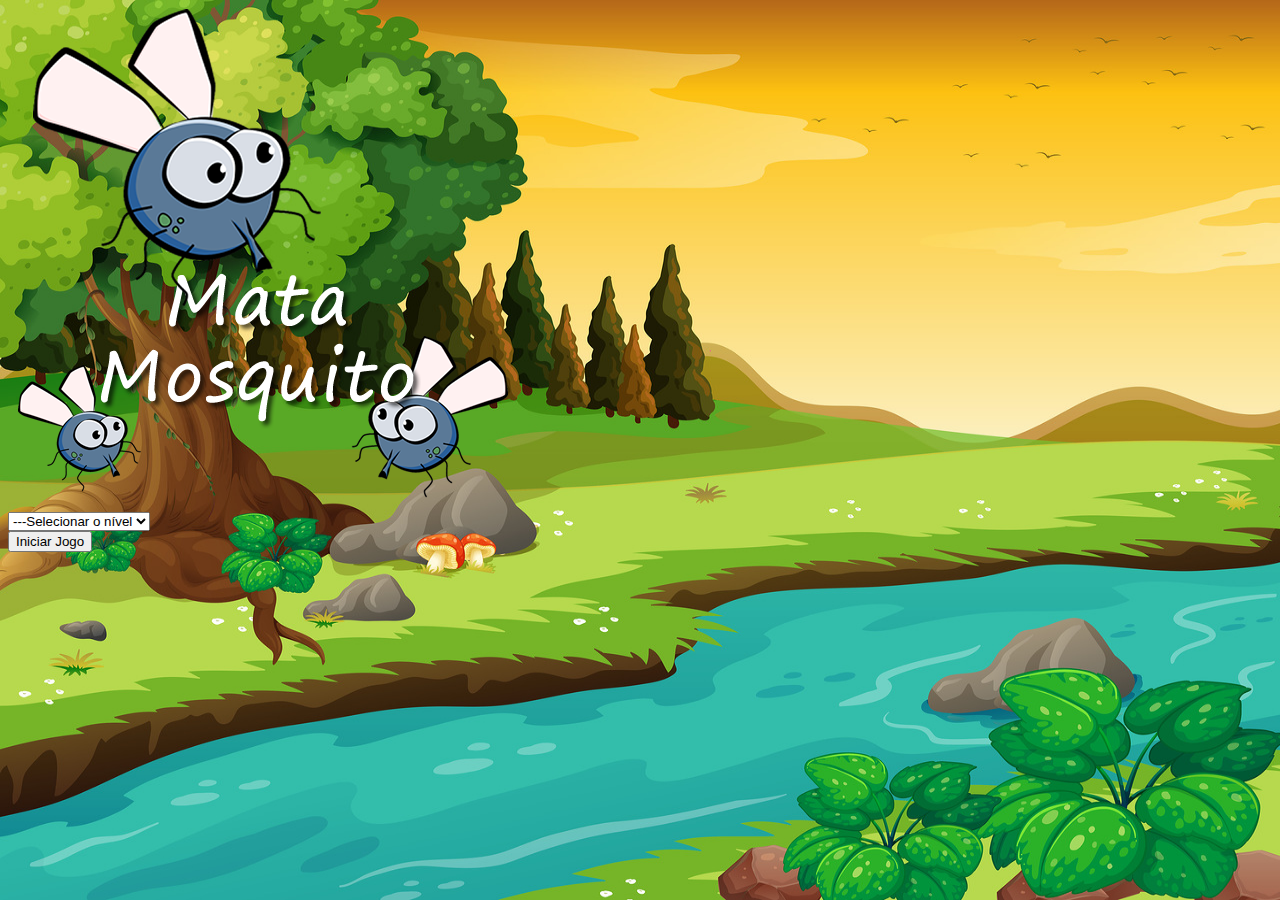
<file: index.html>
<!DOCTYPE html>
<html lang="pt-br">
<head>
    <meta charset="UTF-8">
    <meta name="viewport" content="width=device-width, initial-scale=1.0">
    <!-- CSS only -->
    <link href="https://cdn.jsdelivr.net/npm/bootstrap@5.0.0-beta1/dist/css/bootstrap.min.css" rel="stylesheet" integrity="sha384-giJF6kkoqNQ00vy+HMDP7azOuL0xtbfIcaT9wjKHr8RbDVddVHyTfAAsrekwKmP1" crossorigin="anonymous">
    <link rel="stylesheet" href="estilo.css">
    <title>Document</title>
        <script>
            function iniciarJogo(){
                let nivel = document.getElementById('nivel').value 
             
                if(nivel === ''){
                   alert('Selecione um Nivel para iniciar o jogo!') 
                   return false
                }
                window.location.href="app.html?" + nivel
            }
        </script>
</head>
<body>

    <div class="container">
        <div class="row">
            <div class="col">
                <div class="d-flex justify-content-center">
                <img src="imagens/game.png" >
                </div>

            </div>
        </div>
        <div class="row">
            <div class="col">
                <div class="d-flex justify-content-center">
                    <div class="mb-2">
                        <select class="form-control" id="nivel">
                            <option value="">---Selecionar o nível</option>
                            <option value ="normal">Normal</option>
                            <option value="dificil">Dificil</option>
                            <option value="hard">Hard</option>
                        </select>
                </div>
                </div>  
            </div>
        </div>
        <div class="row">
            <div class="col">
                <div class="d-flex justify-content-center">
                <button class="btn btn-danger btn-lg " onclick="iniciarJogo()">Iniciar Jogo</button>
                </div>

            </div>
        </div>
    </div>
    
</body>
</html>
</file>
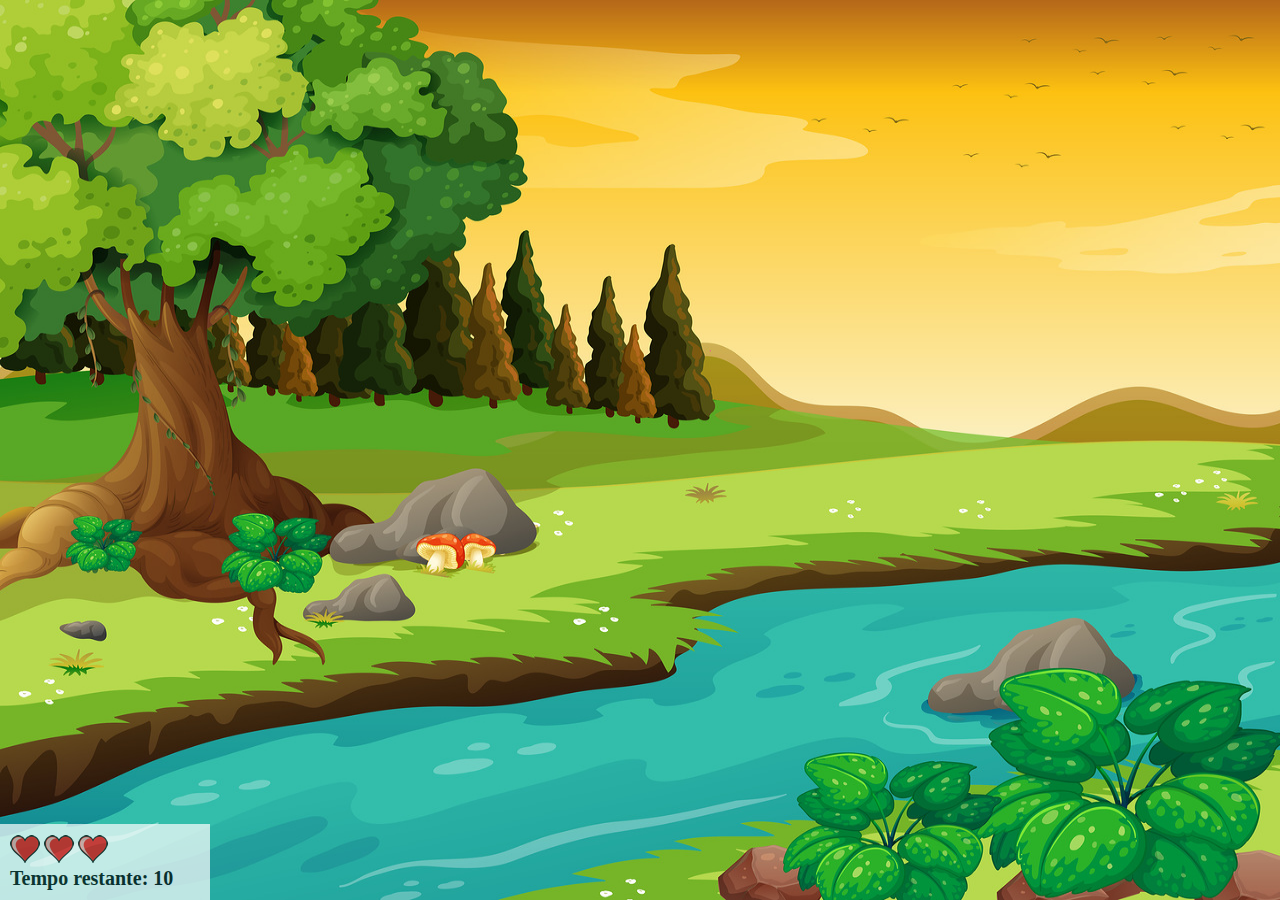
<file: app.html>
<!DOCTYPE html>
<html lang="pt-br">
<head>
    <meta charset="UTF-8">
    <meta name="viewport" content="width=device-width, initial-scale=1.0">
    <title>App Mata Mosquito</title>
    <link rel="stylesheet" href="estilo.css">
    <script src="jogo.js"></script>
</head>
<body onresize="ajustaTamanhoPalcoJogo()">

    <div class="painel">
        <div class="vidas">
            <img id="v1" src="imagens/coracao_cheio.png">
            <img id="v2" src="imagens/coracao_cheio.png">
            <img id="v3" src="imagens/coracao_cheio.png">

        </div>
        <div class="cronometro">
            Tempo restante: <span id="cronometro"></span>
        </div>
    </div>

    
    <script>
        document.getElementById('cronometro').innerHTML = tempo
        let criaMosca = setInterval(function(){
            posicaoRandomica()
        }, criaMosquitoTempo)
    </script>
    
</body>
</html>
</file>
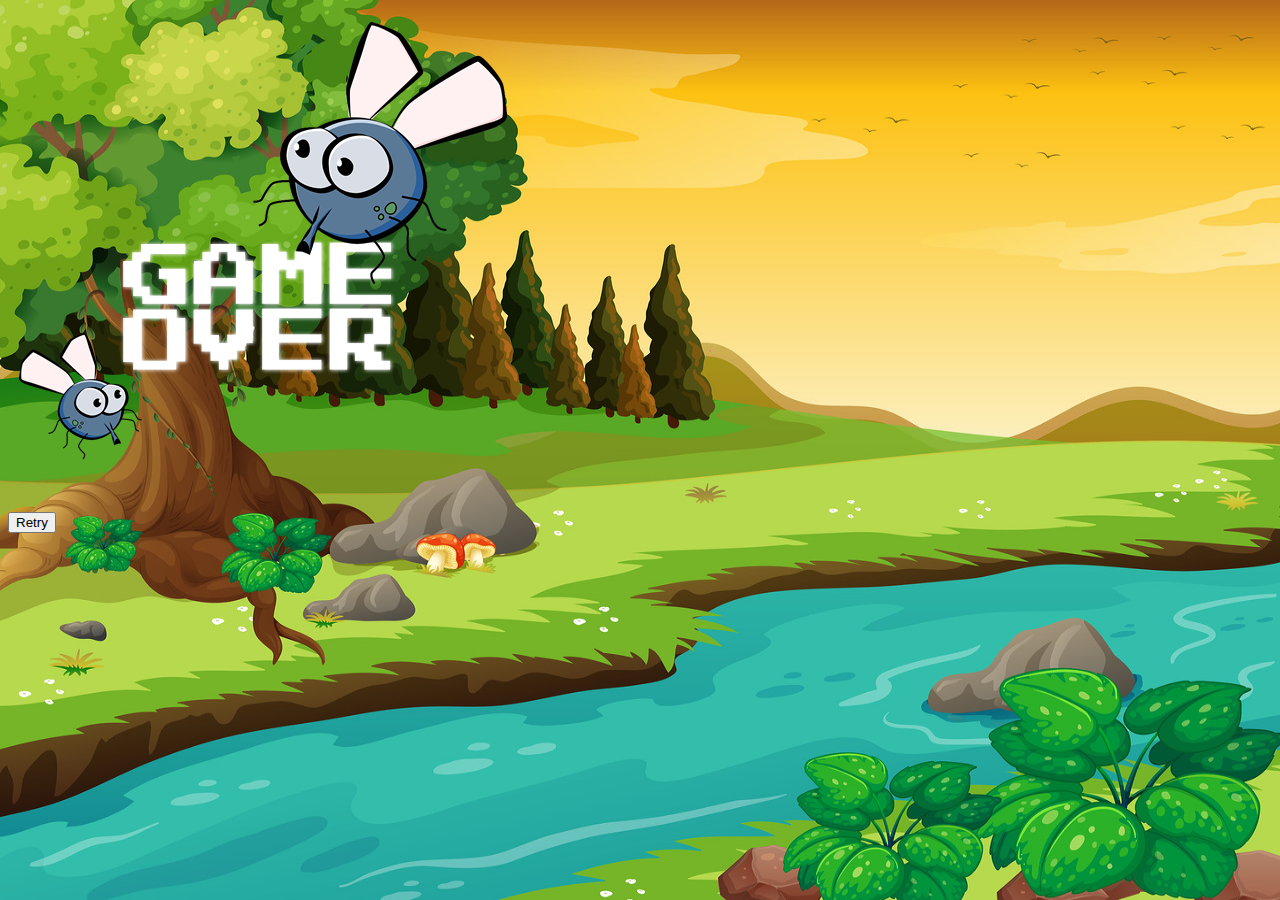
<file: fim_de_jogo.html>
<!DOCTYPE html>
<html lang="pt-br">
<head>
    <meta charset="UTF-8">
    <meta name="viewport" content="width=device-width, initial-scale=1.0">
    <!-- CSS only -->
    <link href="https://cdn.jsdelivr.net/npm/bootstrap@5.0.0-beta1/dist/css/bootstrap.min.css" rel="stylesheet" integrity="sha384-giJF6kkoqNQ00vy+HMDP7azOuL0xtbfIcaT9wjKHr8RbDVddVHyTfAAsrekwKmP1" crossorigin="anonymous">
    <link rel="stylesheet" href="estilo.css">
    <title>Document</title>
</head>
<body>

    <div class="container">
        <div class="row">
            <div class="col">
                <div class="d-flex justify-content-center">
                <img src="imagens/game_over.png" >
                </div>

            </div>
        </div>

        <div class="row">
            <div class="col">
                <div class="d-flex justify-content-center">
                <button class="btn btn-dark btn-lg" onclick="window.location.href = 'index.html' ">Retry</button>
                </div>

            </div>
        </div>
    </div>
    
</body>
</html>
</file>
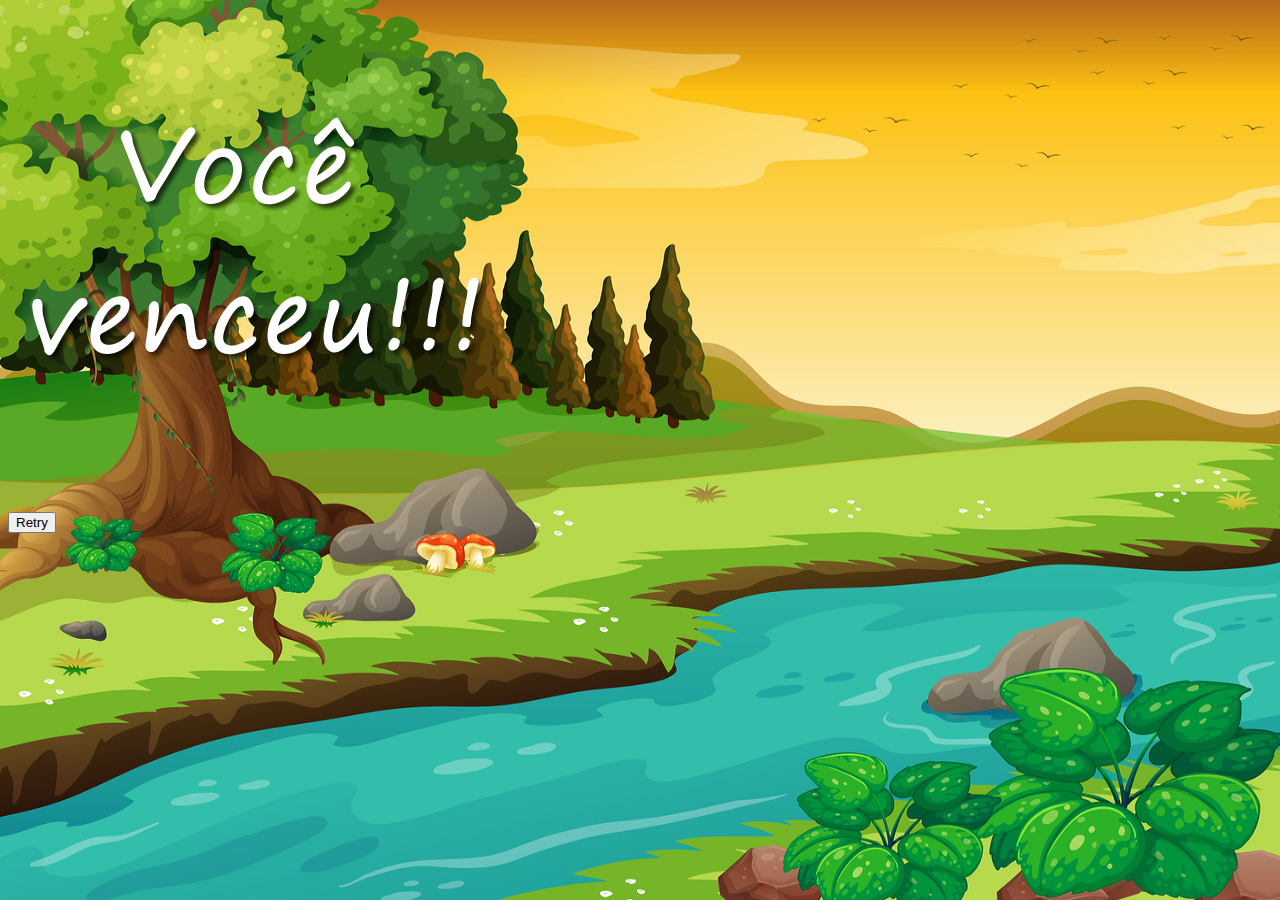
<file: vitoria.html>
<!DOCTYPE html>
<html lang="pt-br">
<head>
    <meta charset="UTF-8">
    <meta name="viewport" content="width=device-width, initial-scale=1.0">
    <!-- CSS only -->
    <link href="https://cdn.jsdelivr.net/npm/bootstrap@5.0.0-beta1/dist/css/bootstrap.min.css" rel="stylesheet" integrity="sha384-giJF6kkoqNQ00vy+HMDP7azOuL0xtbfIcaT9wjKHr8RbDVddVHyTfAAsrekwKmP1" crossorigin="anonymous">
    <link rel="stylesheet" href="estilo.css">
    <title>Document</title>
</head>
<body>

    <div class="container">
        <div class="row">
            <div class="col">
                <div class="d-flex justify-content-center">
                <img src="imagens/vitoria.png" >
                </div>

            </div>
        </div>

        <div class="row">
            <div class="col">
                <div class="d-flex justify-content-center">
                <button class="btn btn-dark btn-lg" onclick="window.location.href = 'index.html' ">Retry</button>
                </div>

            </div>
        </div>
    </div>
    
</body>
</html>
</file>
<file: estilo.css>
html{
    cursor : url(imagens/mata_mosca.png) 30 30, auto;

}

body{
    background-image: url(imagens/bg.jpg);
    background-repeat:no-repeat;
    background-attachment: fixed;
    background-size: 100% 100%;
 
}
.mosquito1{
    height: 50px;
    width: 50px;
}
.mosquito2{
    height: 70px;
    width: 70px;
}

.mosquito3{
    height: 90px;
    width: 90px;
}
.ladoA{ 
    transform: scaleX(1);
}
.ladoB{
    transform: scaleX(-1);
}
.painel{
    position: absolute;
    width: 190px;
    padding: 10px;
    left: 0px;
    bottom: 0px;
    border-top: solid 1px #fff;
    background-color: white;
    opacity: 0.7;
}
.vidas{
    float: left;
}
.cronometro{
    float: left;
    font-size: 20px;
    font-weight: bold;
}
</file>
